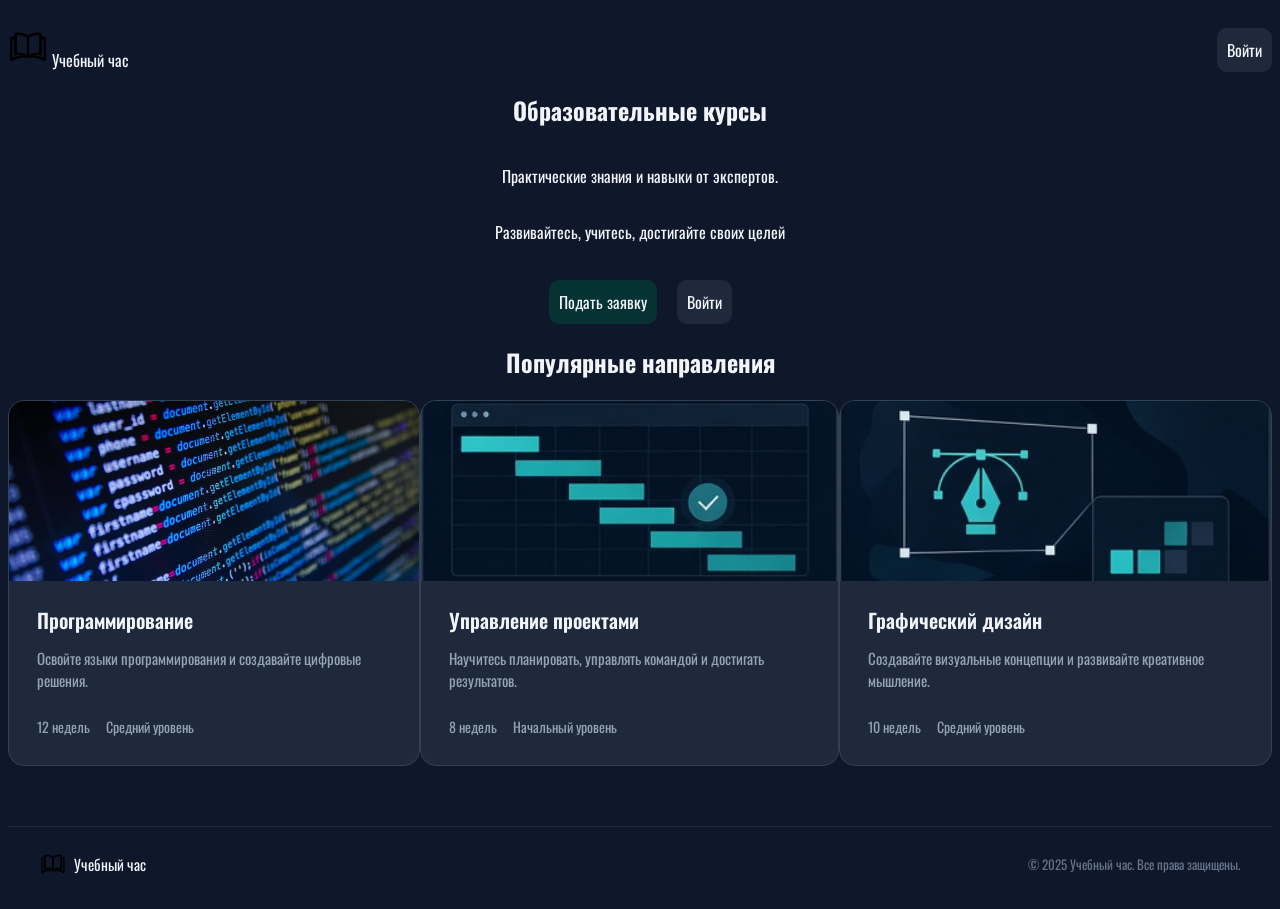
<file: index.html>
<!DOCTYPE html>
<html lang="ru">
<head>
  <meta charset="UTF-8">
  <meta name="viewport" content="width=device-width, initial-scale=1.0">
  <title>Главная | Учебный час</title>
  <link rel="stylesheet" href="css/style.css">
  <link rel="preconnect" href="https://fonts.googleapis.com">
  <link rel="preconnect" href="https://fonts.gstatic.com" crossorigin>
  <link href="https://fonts.googleapis.com/css?family=Oswald:400,300,700" rel="stylesheet">
</head>
<body>

  <section class="head">
    <a class="header__logo" href="index.html">
      <img src="image/book.png" width="40" height="40" alt="Логотип">
      Учебный час
    </a>
    <nav class="header__nav"></nav>
    <a class="button__login" href="login.html">Войти</a>
  </section>

  <section class="head__text">
    <h1>Образовательные курсы</h1>
    <p>Практические знания и навыки от экспертов.</p>
    <p>Развивайтесь, учитесь, достигайте своих целей</p>
    <div class="buttons">
      <a href="register.html" class="button__register">Подать заявку</a>
      <a href="login.html" class="button__login">Войти</a>
    </div>
  </section>
  <section class="courses">
    <div class="courses__container">
      <h2 class="courses__title">Популярные направления</h2>
      <div class="courses__list">
        <article class="course-card">
          <div class="course-card__image">
            <img src="image/code.jpg" alt="Курс по программированию" class="course-card__img">
          </div>
          <div class="course-card__content">
            <h3 class="course-card__title">Программирование</h3>
            <p class="course-card__text">Освойте языки программирования и создавайте цифровые решения.</p>
            <div class="course-card__meta">
              <span class="course-card__duration">12 недель</span>
              <span class="course-card__level">Средний уровень</span>
            </div>
          </div>
        </article>
        <article class="course-card">
          <div class="course-card__image">
            <img src="image/table.png" alt="Курс по управлению проектами" class="course-card__img">
          </div>
          <div class="course-card__content">
            <h3 class="course-card__title">Управление проектами</h3>
            <p class="course-card__text">Научитесь планировать, управлять командой и достигать результатов.</p>
            <div class="course-card__meta">
              <span class="course-card__duration">8 недель</span>
              <span class="course-card__level">Начальный уровень</span>
            </div>
          </div>
        </article>

        <article class="course-card">
          <div class="course-card__image">
            <img src="image/grapic.png" alt="Курс по графическому дизайну" class="course-card__img">
          </div>
          <div class="course-card__content">
            <h3 class="course-card__title">Графический дизайн</h3>
            <p class="course-card__text">Создавайте визуальные концепции и развивайте креативное мышление.</p>
            <div class="course-card__meta">
              <span class="course-card__duration">10 недель</span>
              <span class="course-card__level">Средний уровень</span>
            </div>
          </div>
        </article>
      </div>
    </div>
  </section>

  <footer class="footer">
    <div class="footer__container">
      <a class="footer__logo" href="index.html">
        <img src="image/book.png" width="26" height="26" alt="Логотип">
        Учебный час
      </a>
      <p class="footer__text">© 2025 Учебный час. Все права защищены.</p>
    </div>
  </footer>

</body>
</html>
</file>
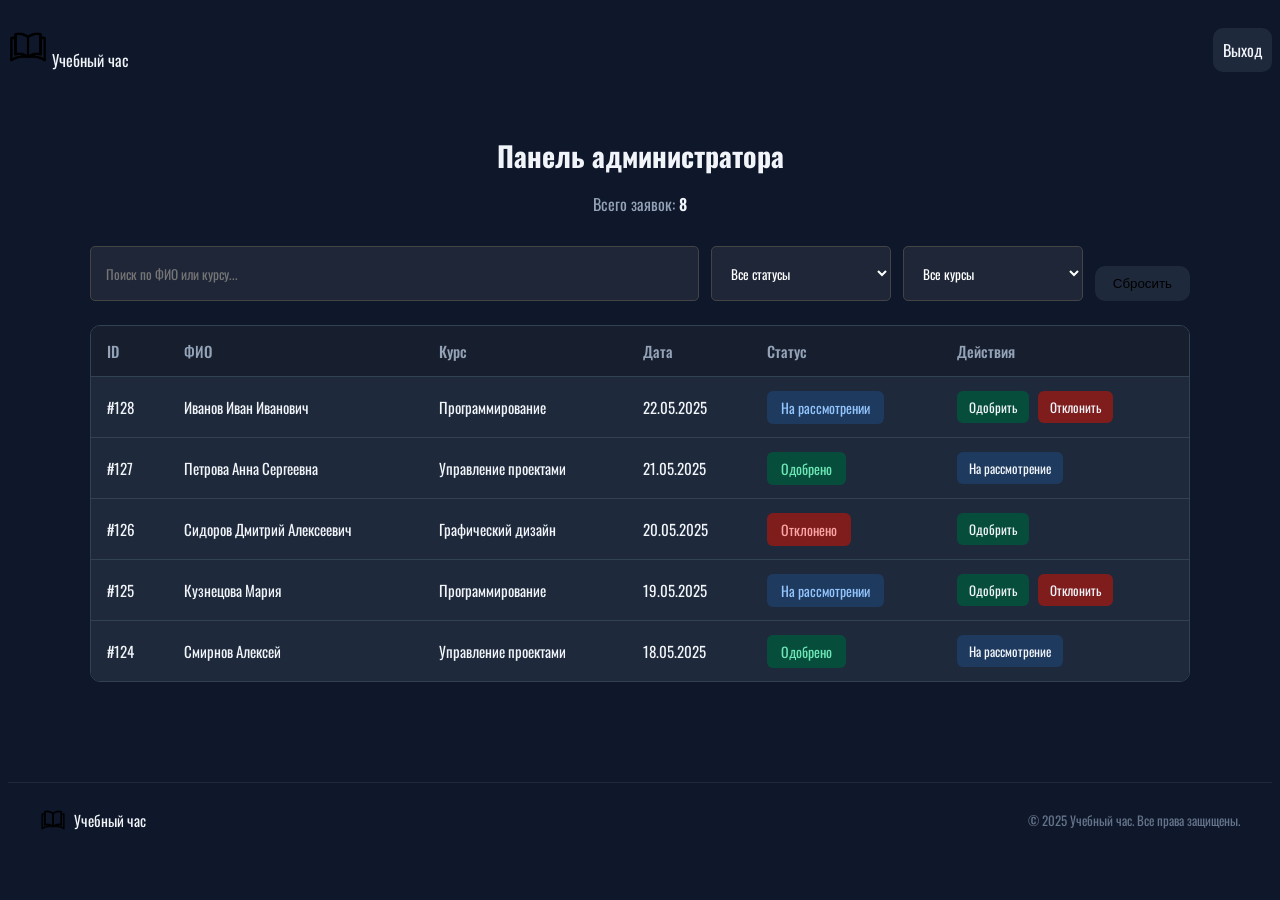
<file: admin.html>
<!DOCTYPE html>
<html lang="ru">
<head>
  <meta charset="UTF-8">
  <meta name="viewport" content="width=device-width, initial-scale=1.0">
  <title>Админ | Учебный час</title>
  <link rel="stylesheet" href="css/style.css">
  <link href="https://fonts.googleapis.com/css?family=Oswald:400,300,700" rel="stylesheet">
</head>
<body>

  <section class="head">
    <a class="header__logo" href="index.html">
      <img src="image/book.png" width="40" height="40" alt="Логотип">
      Учебный час
    </a>
    <a class="button__login" href="index.html">Выход</a>
  </section>

  <section class="admin">
    <div class="admin__container">
      <h1 class="admin__title">Панель администратора</h1>
      <p class="admin__count">Всего заявок: <span>8</span></p>

      <div class="admin__filters">
        <input type="text" class="data admin__search" placeholder="Поиск по ФИО или курсу...">
        <select class="data admin__select">
          <option value="">Все статусы</option>
          <option value="wait">На рассмотрении</option>
          <option value="ok">Одобрено</option>
          <option value="no">Отклонено</option>
        </select>
        <select class="data admin__select">
          <option value="">Все курсы</option>
          <option>Программирование</option>
          <option>Управление проектами</option>
          <option>Графический дизайн</option>
        </select>
        <button class="button__login admin__reset">Сбросить</button>
      </div>

      <div class="admin__table-wrap">
        <table class="admin__table">
          <thead>
            <tr>
              <th>ID</th>
              <th>ФИО</th>
              <th>Курс</th>
              <th>Дата</th>
              <th>Статус</th>
              <th>Действия</th>
            </tr>
          </thead>
          <tbody>
            <tr>
              <td>#128</td>
              <td>Иванов Иван Иванович</td>
              <td>Программирование</td>
              <td>22.05.2025</td>
              <td><span class="order-card__status order-card__status--wait">На рассмотрении</span></td>
              <td>
                <button class="admin__btn admin__btn--ok">Одобрить</button>
                <button class="admin__btn admin__btn--no">Отклонить</button>
              </td>
            </tr>
            <tr>
              <td>#127</td>
              <td>Петрова Анна Сергеевна</td>
              <td>Управление проектами</td>
              <td>21.05.2025</td>
              <td><span class="order-card__status order-card__status--ok">Одобрено</span></td>
              <td>
                <button class="admin__btn admin__btn--wait">На рассмотрение</button>
              </td>
            </tr>
            <tr>
              <td>#126</td>
              <td>Сидоров Дмитрий Алексеевич</td>
              <td>Графический дизайн</td>
              <td>20.05.2025</td>
              <td><span class="order-card__status order-card__status--no">Отклонено</span></td>
              <td>
                <button class="admin__btn admin__btn--ok">Одобрить</button>
              </td>
            </tr>
            <tr>
              <td>#125</td>
              <td>Кузнецова Мария</td>
              <td>Программирование</td>
              <td>19.05.2025</td>
              <td><span class="order-card__status order-card__status--wait">На рассмотрении</span></td>
              <td>
                <button class="admin__btn admin__btn--ok">Одобрить</button>
                <button class="admin__btn admin__btn--no">Отклонить</button>
              </td>
            </tr>
            <tr>
              <td>#124</td>
              <td>Смирнов Алексей</td>
              <td>Управление проектами</td>
              <td>18.05.2025</td>
              <td><span class="order-card__status order-card__status--ok">Одобрено</span></td>
              <td>
                <button class="admin__btn admin__btn--wait">На рассмотрение</button>
              </td>
            </tr>
          </tbody>
        </table>
      </div>
    </div>
  </section>

  <footer class="footer">
    <div class="footer__container">
      <a class="footer__logo" href="index.html">
        <img src="image/book.png" width="26" height="26" alt="Логотип">
        Учебный час
      </a>
      <p class="footer__text">© 2025 Учебный час. Все права защищены.</p>
    </div>
  </footer>

</body>
</html>
</file>
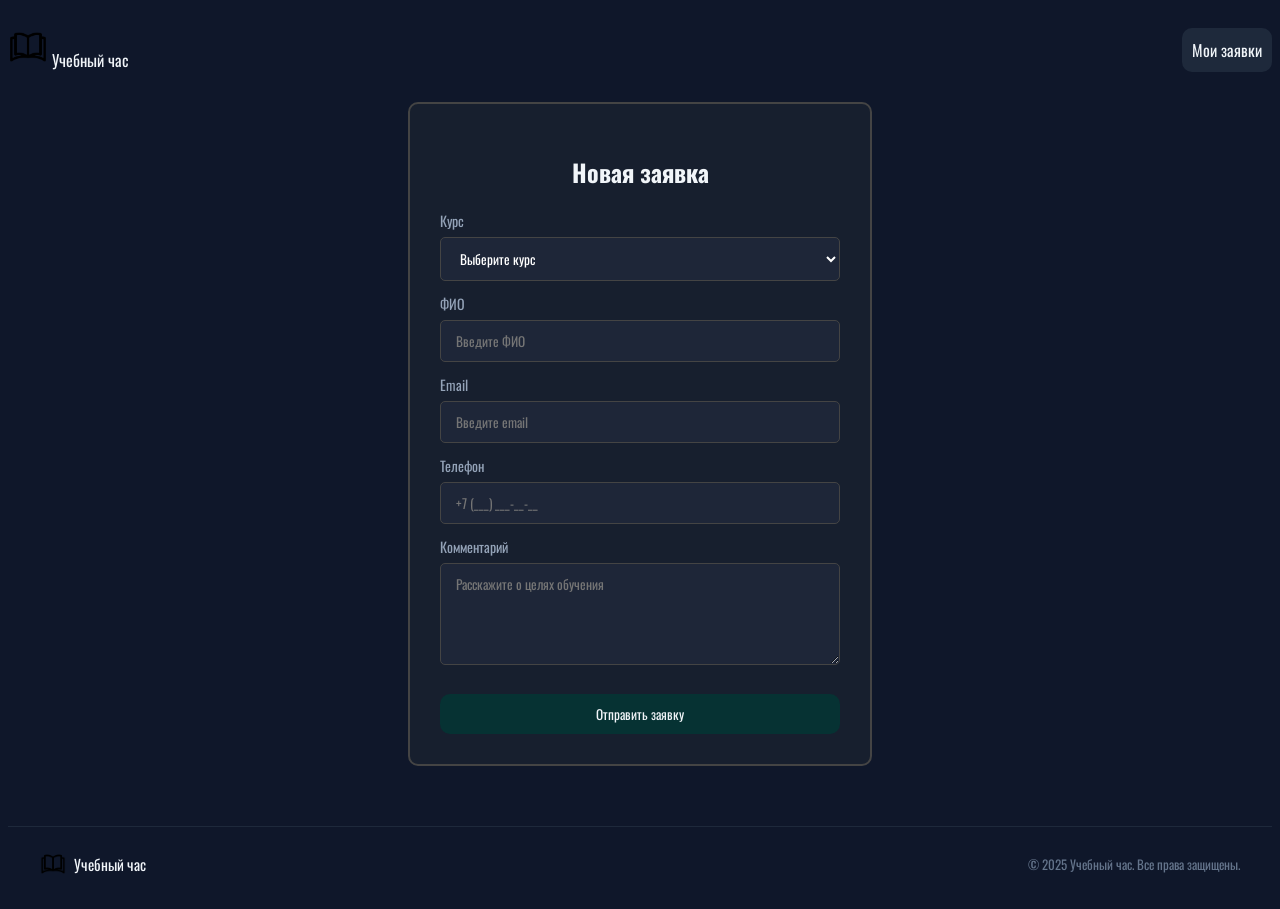
<file: create.html>
<!DOCTYPE html>
<html lang="ru">
<head>
  <meta charset="UTF-8">
  <meta name="viewport" content="width=device-width, initial-scale=1.0">
  <title>Новая заявка | Учебный час</title>
  <link rel="stylesheet" href="css/style.css">
  <link href="https://fonts.googleapis.com/css?family=Oswald:400,300,700" rel="stylesheet">
</head>
<body>

  <section class="head">
    <a class="header__logo" href="index.html">
      <img src="image/book.png" width="40" height="40" alt="Логотип">
      Учебный час
    </a>
    <a class="button__login" href="orders.html">Мои заявки</a>
  </section>

  <section class="registr">
    <h1>Новая заявка</h1>
    <form>
      <label>Курс</label>
      <select class="data">
        <option>Выберите курс</option>
        <option>Программирование</option>
        <option>Управление проектами</option>
        <option>Графический дизайн</option>
      </select>

      <label>ФИО</label>
      <input type="text" class="data" placeholder="Введите ФИО">

      <label>Email</label>
      <input type="email" class="data" placeholder="Введите email">

      <label>Телефон</label>
      <input type="tel" class="data" placeholder="+7 (___) ___-__-__">

      <label>Комментарий</label>
      <textarea class="data" rows="4" placeholder="Расскажите о целях обучения"></textarea>

      <button type="submit" class="button__register">Отправить заявку</button>
    </form>
  </section>

  <footer class="footer">
    <div class="footer__container">
      <a class="footer__logo" href="index.html">
        <img src="image/book.png" width="26" height="26" alt="Логотип">
        Учебный час
      </a>
      <p class="footer__text">© 2025 Учебный час. Все права защищены.</p>
    </div>
  </footer>

</body>
</html>
</file>
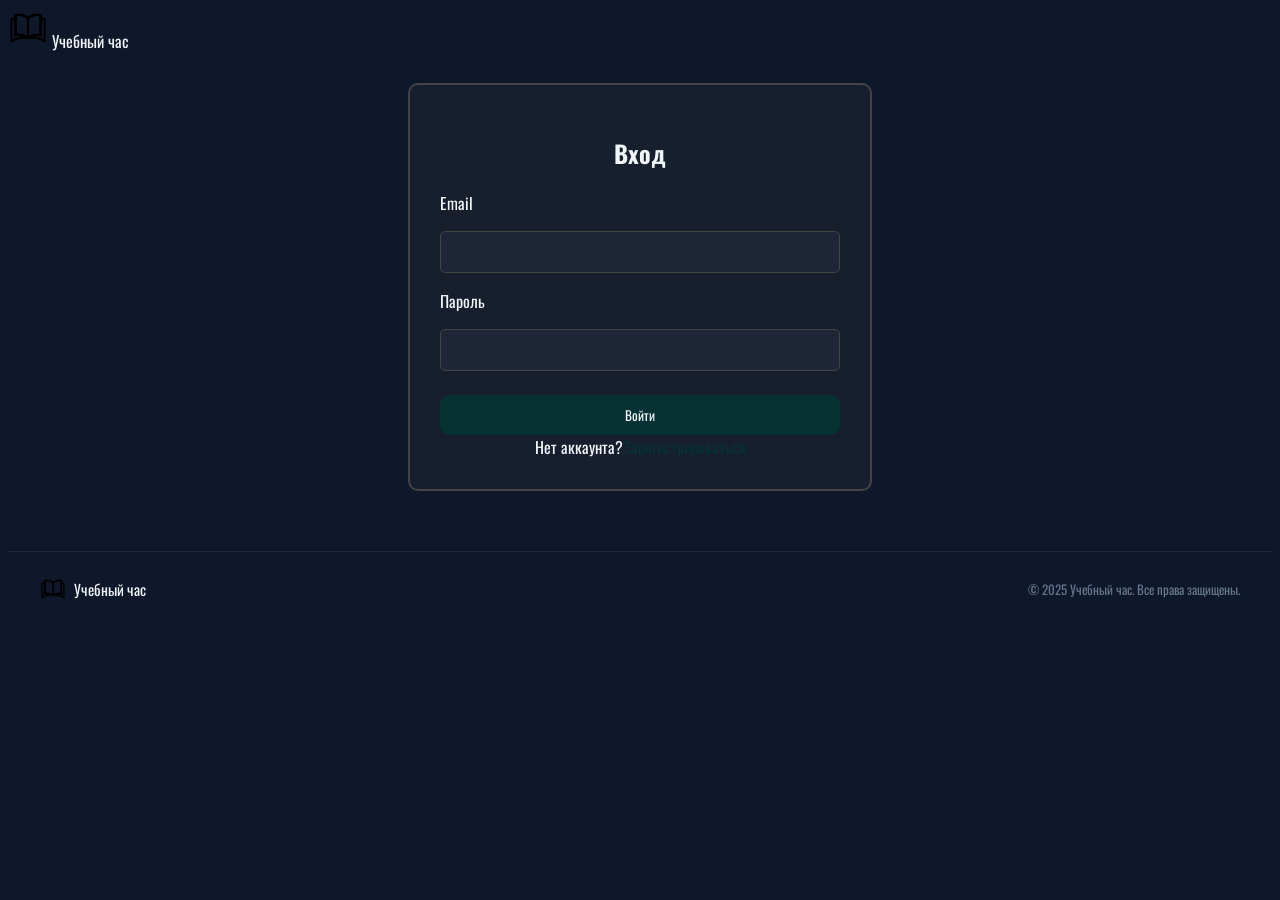
<file: login.html>
<!DOCTYPE html>
<html lang="ru">
<head>
  <meta charset="UTF-8">
  <meta name="viewport" content="width=device-width, initial-scale=1.0">
  <title>Вход | Учебный час</title>
  <link rel="stylesheet" href="css/style.css">
  <link rel="preconnect" href="https://fonts.googleapis.com">
  <link rel="preconnect" href="https://fonts.gstatic.com" crossorigin>
  <link href="https://fonts.googleapis.com/css?family=Oswald:400,300,700" rel="stylesheet">
</head>
<body>

  <section class="head">
    <a class="header__logo" href="index.html">
      <img src="image/book.png" width="40" height="40" alt="Логотип">
      Учебный час
    </a>
    <nav class="header__nav"></nav>
  </section>

  <section class="registr">
    <h1>Вход</h1>
    <p>Email</p>
    <input type="email" class="data">
    <p>Пароль</p>
    <input type="password" class="data">
    <button class="button__register">Войти</button>
    <span>Нет аккаунта? <a href="register.html">Зарегистрироваться</a></span>
  </section>

  <footer class="footer">
    <div class="footer__container">
      <a class="footer__logo" href="index.html">
        <img src="image/book.png" width="26" height="26" alt="Логотип">
        Учебный час
      </a>
      <p class="footer__text">© 2025 Учебный час. Все права защищены.</p>
    </div>
  </footer>

</body>
</html>
</file>
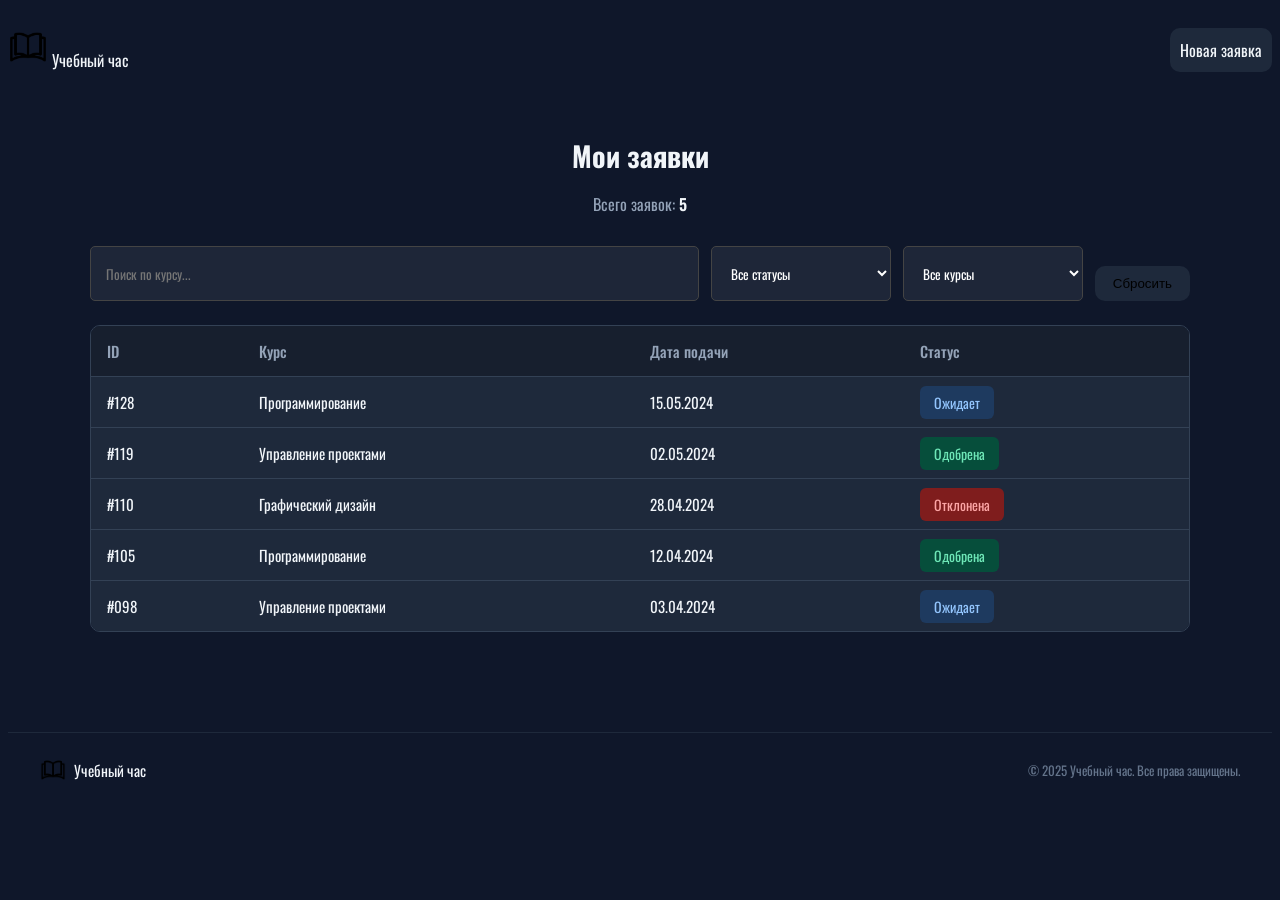
<file: orders.html>
<!DOCTYPE html>
<html lang="ru">
<head>
  <meta charset="UTF-8">
  <meta name="viewport" content="width=device-width, initial-scale=1.0">
  <title>Мои заявки | Учебный час</title>
  <link rel="stylesheet" href="css/style.css">
  <link href="https://fonts.googleapis.com/css?family=Oswald:400,300,700" rel="stylesheet">
</head>
<body>

  <section class="head">
    <a class="header__logo" href="index.html">
      <img src="image/book.png" width="40" height="40" alt="Логотип">
      Учебный час
    </a>
    <a class="button__login" href="create.html">Новая заявка</a>
  </section>

  <section class="admin">
    <div class="admin__container">
      <h1 class="admin__title">Мои заявки</h1>
      <p class="admin__count">Всего заявок: <span>5</span></p>

      <div class="admin__filters">
        <input type="text" class="data admin__search" placeholder="Поиск по курсу...">
        <select class="data admin__select">
          <option value="">Все статусы</option>
          <option value="wait">Ожидает</option>
          <option value="ok">Одобрена</option>
          <option value="no">Отклонена</option>
        </select>
        <select class="data admin__select">
          <option value="">Все курсы</option>
          <option>Программирование</option>
          <option>Управление проектами</option>
          <option>Графический дизайн</option>
        </select>
        <button class="button__login admin__reset">Сбросить</button>
      </div>
      <div class="admin__table-wrap">
        <table class="admin__table">
          <thead>
            <tr>
              <th>ID</th>
              <th>Курс</th>
              <th>Дата подачи</th>
              <th>Статус</th>
            </tr>
          </thead>
          <tbody>
            <tr>
              <td>#128</td>
              <td>Программирование</td>
              <td>15.05.2024</td>
              <td><span class="order-card__status order-card__status--wait">Ожидает</span></td>
            </tr>
            <tr>
              <td>#119</td>
              <td>Управление проектами</td>
              <td>02.05.2024</td>
              <td><span class="order-card__status order-card__status--ok">Одобрена</span></td>
            </tr>
            <tr>
              <td>#110</td>
              <td>Графический дизайн</td>
              <td>28.04.2024</td>
              <td><span class="order-card__status order-card__status--no">Отклонена</span></td>
            </tr>
            <tr>
              <td>#105</td>
              <td>Программирование</td>
              <td>12.04.2024</td>
              <td><span class="order-card__status order-card__status--ok">Одобрена</span></td>
            </tr>
            <tr>
              <td>#098</td>
              <td>Управление проектами</td>
              <td>03.04.2024</td>
              <td><span class="order-card__status order-card__status--wait">Ожидает</span></td>
            </tr>
          </tbody>
        </table>
      </div>
    </div>
  </section>
  <footer class="footer">
    <div class="footer__container">
      <a class="footer__logo" href="index.html">
        <img src="image/book.png" width="26" height="26" alt="Логотип">
        Учебный час
      </a>
      <p class="footer__text">© 2025 Учебный час. Все права защищены.</p>
    </div>
  </footer>
</body>
</html>
</file>
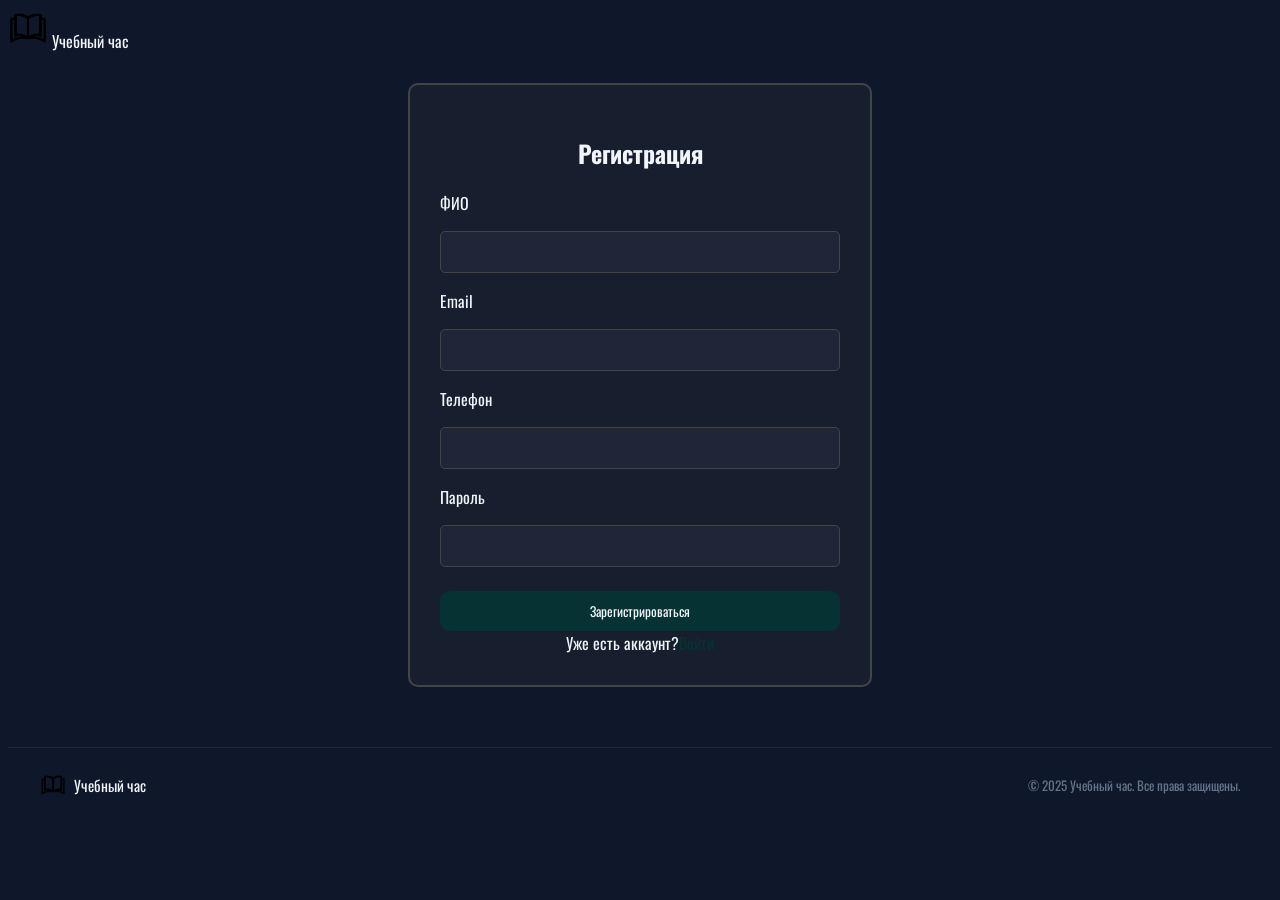
<file: register.html>
<!DOCTYPE html>
<html lang="ru">
<head>
  <meta charset="UTF-8">
  <meta name="viewport" content="width=device-width, initial-scale=1.0">
  <title>Регистрация | Учебный час</title>
  <link rel="stylesheet" href="css/style.css">
  <link rel="preconnect" href="https://fonts.googleapis.com">
  <link rel="preconnect" href="https://fonts.gstatic.com" crossorigin>
  <link href="https://fonts.googleapis.com/css?family=Oswald:400,300,700" rel="stylesheet">
</head>
<body>

  <section class="head">
    <a class="header__logo" href="index.html">
      <img src="image/book.png" width="40" height="40" alt="Логотип">
      Учебный час
    </a>
    <nav class="header__nav"></nav>
  </section>

  <section class="registr">
    <h1>Регистрация</h1>
    <p>ФИО</p>
    <input type="text" class="data">
    <p>Email</p>
    <input type="email" class="data">
    <p>Телефон</p>
    <input type="tel" class="data">
    <p>Пароль</p>
    <input type="password" class="data">
    <button class="button__register">Зарегистрироваться</button>
    <span>Уже есть аккаунт? <a href="login.html">Войти</a></span>
  </section>

  <footer class="footer">
    <div class="footer__container">
      <a class="footer__logo" href="index.html">
        <img src="image/book.png" width="26" height="26" alt="Логотип">
        Учебный час
      </a>
      <p class="footer__text">© 2025 Учебный час. Все права защищены.</p>
    </div>
  </footer>

</body>
</html>
</file>
<file: css/style.css>
.head
{
   display: flex; 
   justify-content: space-between;
   align-items: flex-end;
}
.head__text
{
    display: flex;
    flex-direction: column;
    align-items: center;
}
body {
  font-family: 'Oswald', sans-serif;
  background-color: #0F172A;
  color: #F1F5F9;
}
a{
   color: #F1F5F9;
   text-decoration: none;
}
.course-card {
  background-color: #1E293B;
  border-radius: 16px;
  overflow: hidden;                 
  border: 1px solid #334155;
  transition: border-color 0.2s ease, transform 0.2s ease;
  display: flex;
  flex-direction: column;
}
.course-card:hover {
  border-color: #063233;
  transform: translateY(-4px);
}
.course-card__image {
  width: 100%;
  height: 180px;
  overflow: hidden;
}
.courses__container
{
display: flex;
    flex-direction: column;
    align-content: center;
    align-items: center;
}
.course-card__img {
  width: 100%;
  height: 100%;
  object-fit: cover;
  display: block;
  transition: transform 0.3s ease;
}
.course-card:hover .course-card__img {
  transform: scale(1.05);
}
.course-card__content {
  padding: 24px 28px 28px;
  display: flex;
  flex-direction: column;
  flex-grow: 1;
}
.course-card__title {
  margin: 0 0 12px;
  font-size: 20px;
  font-weight: 600;
  color: #F1F5F9;
}
.course-card__text {
  margin: 0 0 24px;
  font-size: 15px;
  line-height: 1.5;
  color: #94A3B8;
  flex-grow: 1;
}
.course-card__meta {
  display: flex;
  gap: 16px;
  font-size: 14px;
  color: #94A3B8;
}
.courses__list
{
    display: flex;
}
.buttons
{
    display: flex;
    flex-wrap: wrap;
    justify-content: center;
    flex-direction: row;
    gap: 20px;
}
.button__register
{
 background-color: #063233; 
 width: auto; 
 height: auto; 
 padding: 10px;
 border-radius: 10px;
 color: #F1F5F9;
font-family: 'Oswald', sans-serif;
display: block;
margin: 0 auto;
margin-top: 20px;
}
.button__login
{
   background-color: #1E293B; 
   width: auto;
   height: auto;
   padding: 10px;
   border-radius: 10px;
   margin-top: 20px;

}
.data {
    background-color: #1e2638; 
    color: #ffffff;           
    border: 1px solid #444;     
    padding: 10px 15px;        
    border-radius: 5px;        
    width: 100%;               
    box-sizing: border-box;    
    font-family: 'Oswald', sans-serif; 
    outline: none;             
}
.data:focus {
    background-color: #25314a;
    border-color: #1c7b92;    
}
.registr
{
    border: 2px solid #444;
    border-radius: 10px;
    padding: 30px;
    background-color: #171f2e;
    max-width: 400px;
    margin: 30px auto;
    
}
.registr h1
{
text-align: center; 
}
.registr a
{
color: #063233;
display: flex;
align-items: center;
justify-content: center;
}
.registr span
{
display: flex;
align-items: center;
justify-content: center;
}
/* ===== Мои заявки / Админ ===== */
.orders {
  padding: 40px 20px;
}

.orders__container {
  max-width: 800px;
  margin: 0 auto;
}

.orders__title {
  text-align: center;
  margin-bottom: 30px;
  font-size: 28px;
}

.orders__list {
  display: flex;
  flex-direction: column;
  gap: 16px;
}

.order-card {
  background-color: #1E293B;
  border: 1px solid #334155;
  border-radius: 10px;
  padding: 20px 24px;
  display: flex;
  justify-content: space-between;
  align-items: center;
}

.order-card__title {
  margin: 0 0 6px;
  font-size: 18px;
}

.order-card__date {
  margin: 0;
  font-size: 14px;
  color: #94A3B8;
}

.order-card__status {
  padding: 6px 14px;
  border-radius: 6px;
  font-size: 14px;
  white-space: nowrap;
}

.order-card__status--wait {
  background-color: #1E3A5F;
  color: #93C5FD;
}

.order-card__status--ok {
  background-color: #064E3B;
  color: #6EE7B7;
}

.order-card__status--no {
  background-color: #7F1D1D;
  color: #FCA5A5;
}

/* небольшие правки формы */
.registr label {
  display: block;
  margin: 12px 0 6px;
  font-size: 14px;
  color: #94A3B8;
}

.registr textarea.data {
  resize: vertical;
  min-height: 80px;
}

.registr .button__register {
  margin-top: 24px;
  width: 100%;
  text-align: center;
  cursor: pointer;
  border: none;
}
/* ===== Админ-панель ===== */
.admin {
  padding: 40px 20px;
}

.admin__container {
  max-width: 1100px;
  margin: 0 auto;
}

.admin__title {
  text-align: center;
  margin-bottom: 8px;
  font-size: 28px;
}

.admin__count {
  text-align: center;
  color: #94A3B8;
  margin-bottom: 30px;
}

.admin__count span {
  color: #F1F5F9;
  font-weight: 600;
}

/* Фильтры */
.admin__filters {
  display: flex;
  gap: 12px;
  margin-bottom: 24px;
  flex-wrap: wrap;
}

.admin__search {
  flex: 1;
  min-width: 200px;
}

.admin__select {
  width: 180px;
}

.admin__reset {
  padding: 10px 18px;
  cursor: pointer;
  border: none;
}

/* Таблица */
.admin__table-wrap {
  overflow-x: auto;
  border: 1px solid #334155;
  border-radius: 10px;
}

.admin__table {
  width: 100%;
  border-collapse: collapse;
  background-color: #1E293B;
}

.admin__table th,
.admin__table td {
  padding: 14px 16px;
  text-align: left;
  border-bottom: 1px solid #334155;
  font-size: 15px;
}

.admin__table th {
  background-color: #171f2e;
  color: #94A3B8;
  font-weight: 500;
}

.admin__table tr:last-child td {
  border-bottom: none;
}

.admin__table tr:hover {
  background-color: #25314a;
}

/* Кнопки действий */
.admin__btn {
  padding: 6px 12px;
  border-radius: 6px;
  border: none;
  font-family: 'Oswald', sans-serif;
  font-size: 13px;
  cursor: pointer;
  margin-right: 6px;
  color: #F1F5F9;
}
.admin__btn--ok {
  background-color: #064E3B;
}
.admin__btn--no {
  background-color: #7F1D1D;
}
.admin__btn--wait {
  background-color: #1E3A5F;
}
.admin__btn:hover {
  opacity: 0.85;
}
.footer {
  background-color: #0F172A;
  border-top: 1px solid #1E293B;
  padding: 24px 20px;
  margin-top: 60px;
}

.footer__container {
  max-width: 1200px;
  margin: 0 auto;
  display: flex;
  justify-content: space-between;
  align-items: center;
  gap: 20px;
}

.footer__logo {
  display: flex;
  align-items: center;
  gap: 8px;
  color: #F1F5F9;
  text-decoration: none;
  font-size: 15px;
}

.footer__text {
  margin: 0;
  font-size: 13px;
  color: #64748B;
}
/* ===== Адаптив до 360px ===== */
@media (max-width: 768px) {

  /* Шапка */
  .head {
    flex-wrap: wrap;
    gap: 12px;
    padding: 12px 16px;
  }

  .header__logo {
    font-size: 16px;
  }

  .header__logo img {
    width: 32px;
    height: 32px;
  }

  /* вверх страницы*/
  .head__text {
    padding: 30px 16px;
    text-align: center;
  }

  .head__text h1 {
    font-size: 26px;
  }

  .buttons {
    flex-direction: column;
    gap: 12px;
  }

  .button__register,
  .button__login {
    width: 100%;
    text-align: center;
    margin-top: 0;
  }

  /* Карточки курсов */
  .courses__list {
    flex-direction: column;
    gap: 20px;
    padding: 0 16px;
  }

  .course-card {
    max-width: 100%;
  }

  .courses__container {
    padding: 0 16px;
  }

  .courses__title {
    font-size: 22px;
    text-align: center;
  }

  /* Формы */
  .registr {
    margin: 20px 16px;
    padding: 24px 20px;
    max-width: none;
  }

  /* Админ и заявки */
  .admin {
    padding: 20px 12px;
  }

  .admin__title {
    font-size: 22px;
  }

  .admin__filters {
    flex-direction: column;
    gap: 10px;
  }

  .admin__search,
  .admin__select {
    width: 100%;
  }

  .admin__reset {
    width: 100%;
  }

  /* Таблица */
  .admin__table-wrap {
    overflow-x: auto;
    -webkit-overflow-scrolling: touch;
  }

  .admin__table {
    min-width: 500px;
  }

  .admin__table th,
  .admin__table td {
    padding: 10px 12px;
    font-size: 13px;
  }

  .admin__btn {
    padding: 5px 8px;
    font-size: 12px;
    margin-bottom: 4px;
  }

  /* Подвал */
  .footer {
    padding: 20px 16px;
  }

  .footer__container {
    flex-direction: column;
    gap: 10px;
    text-align: center;
  }
}

@media (max-width: 360px) {

  .head__text h1 {
    font-size: 22px;
  }

  .course-card__title {
    font-size: 18px;
  }

  .course-card__text {
    font-size: 14px;
  }

  .registr {
    padding: 20px 16px;
  }

  .admin__table {
    min-width: 460px;
  }

  .admin__table th,
  .admin__table td {
    padding: 8px 10px;
    font-size: 12px;
  }
}
</file>
